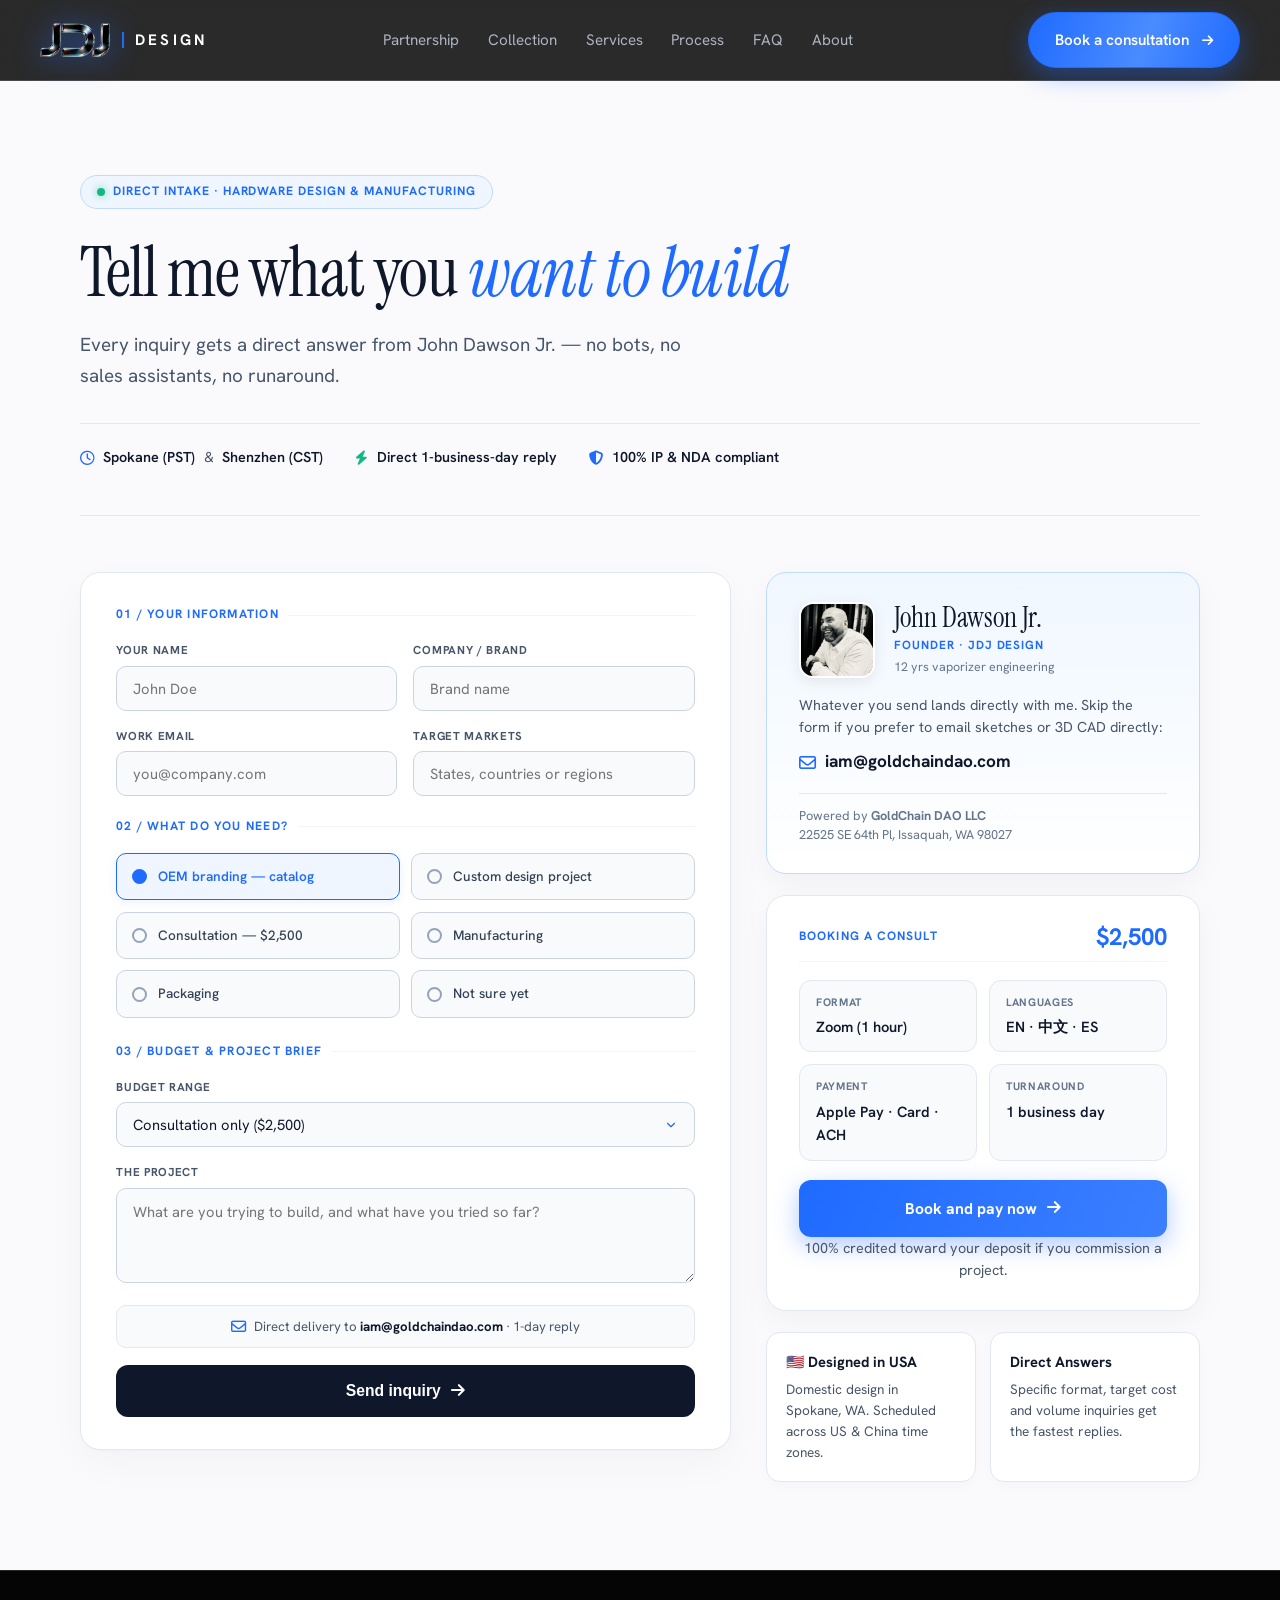
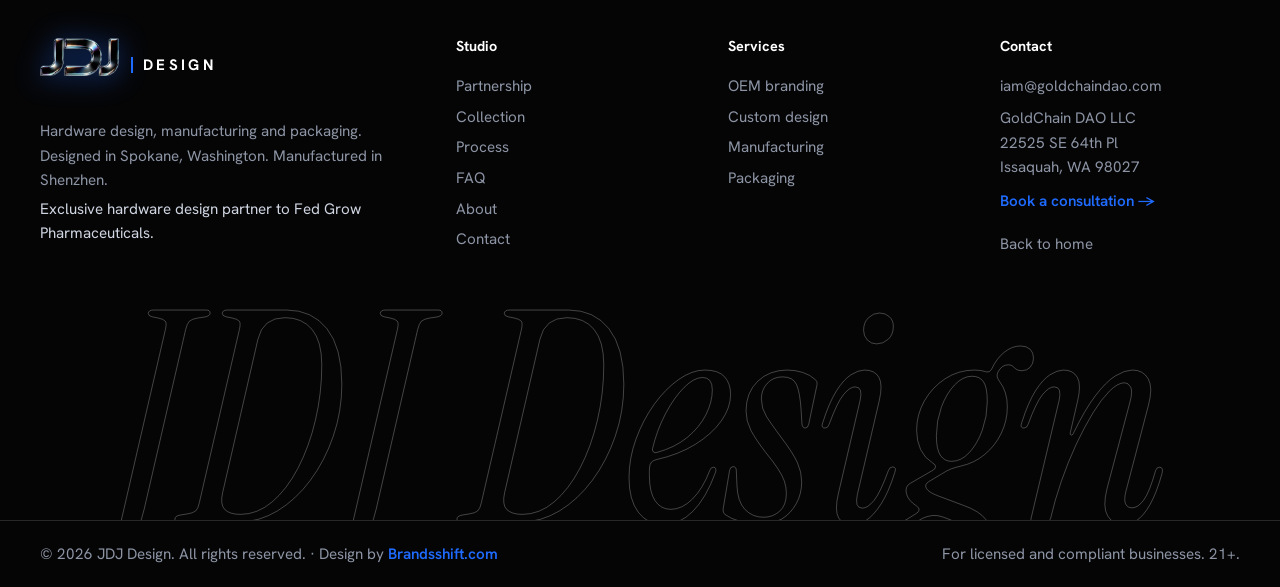
<file: contact/index.html>
<!DOCTYPE html>
<html lang="en">
<head>
<meta charset="utf-8">
<meta name="viewport" content="width=device-width, initial-scale=1, viewport-fit=cover">
<title>Contact &amp; Consultations — JDJ Design Co.</title>
<meta name="description" content="Tell John Dawson Jr. what you want to build. Exclusive vape hardware engineering, Shenzhen manufacturing and packaging. Powered by GoldChain DAO LLC.">
<link rel="canonical" href="https://jdjdesignco.com/contact">
<meta property="og:title" content="Contact &amp; Consultations — JDJ Design Co.">
<meta property="og:description" content="Tell me what you want to build. Every inquiry gets a direct answer from John Dawson Jr.">
<meta property="og:type" content="website">
<meta property="og:url" content="https://jdjdesignco.com/contact">
<meta property="og:image" content="/images/og-image.jpg">
<meta name="theme-color" content="#FFFFFF">

<!-- Favicon -->
<link rel="icon" type="image/svg+xml" href="/favicon.svg">
<link rel="alternate icon" type="image/png" href="/images/favicon.png">
<link rel="apple-touch-icon" href="/images/favicon.png">

<!-- Fonts & Styles -->
<link rel="preconnect" href="https://fonts.googleapis.com">
<link rel="preconnect" href="https://fonts.gstatic.com" crossorigin>
<link rel="stylesheet" href="https://fonts.googleapis.com/css2?family=Hanken+Grotesk:wght@400;500;600;700&family=Instrument+Serif:ital@0;1&display=swap">
<link rel="stylesheet" href="/css/style.css">
<link rel="stylesheet" href="https://cdnjs.cloudflare.com/ajax/libs/font-awesome/6.5.1/css/all.min.css">
</head>
<body class="white-page">

<header class="nav">
  <div class="w">
    <a class="logo-wrap" href="/" aria-label="JDJ Design Home">
      <img class="wordmark__logo" src="/images/jdj-mark.webp" alt="JDJ Design" width="480" height="231">
      <span class="wordmark__name">DESIGN</span>
    </a>
    <nav>
      <a href="/#partner">Partnership</a>
      <a href="/#collection">Collection</a>
      <a href="/#services">Services</a>
      <a href="/#process">Process</a>
      <a href="/#faq">FAQ</a>
      <a href="/#about">About</a>
    </nav>
    <a class="btn" href="#inquiry">Book a consultation</a>
    <button class="bg" id="bg" type="button" aria-label="Open menu" aria-expanded="false">
      <i></i><i></i>
    </button>
  </div>
</header>

<div class="mn" id="mn" hidden>
  <a href="/#partner">Partnership</a>
  <a href="/#collection">Collection</a>
  <a href="/#services">Services</a>
  <a href="/#process">Process</a>
  <a href="/#faq">FAQ</a>
  <a href="/#about">About</a>
  <a class="btn" href="#inquiry">Book a consultation</a>
</div>

<main>

  <section class="w w-head">
    <div class="w-head__badge">
      <span class="pulse-dot"></span> DIRECT INTAKE · HARDWARE DESIGN &amp; MANUFACTURING
    </div>
    <h1>Tell me what you <em>want to build</em></h1>
    <p class="w-head__sub">Every inquiry gets a direct answer from John Dawson Jr. — no bots, no sales assistants, no runaround.</p>
    
    <div class="tz-bar">
      <div class="tz-item">
        <i class="fa-regular fa-clock" style="color:var(--b)"></i>
        <span>Spokane (PST)</span> &amp; <span>Shenzhen (CST)</span>
      </div>
      <div class="tz-item">
        <i class="fa-solid fa-bolt" style="color:#10B981"></i>
        <span>Direct 1-business-day reply</span>
      </div>
      <div class="tz-item">
        <i class="fa-solid fa-shield-halved" style="color:var(--b)"></i>
        <span>100% IP &amp; NDA compliant</span>
      </div>
    </div>
  </section>

  <section class="w w-contact-wrap" id="inquiry">

    <!-- Compact Left Form Card -->
    <div class="w-form-card">
      <form name="inquiry" method="POST" action="https://formsubmit.co/iam@goldchaindao.com">
        <input type="hidden" name="_next" value="https://jdjdesignco.com/thanks">
        <input type="hidden" name="_captcha" value="false">
        <input type="hidden" name="_template" value="table">
        <input type="hidden" name="_subject" value="New JDJ Inquiry — delivered to iam@goldchaindao.com">
        <input type="hidden" name="_replyto" value="iam@goldchaindao.com">

        <!-- 01: Client Details -->
        <div class="form-step-title">01 / Your Information</div>
        <div class="w-grid-2">
          <div class="w-field">
            <label for="name">Your Name</label>
            <input id="name" name="name" type="text" placeholder="John Doe" autocomplete="name" required>
          </div>
          <div class="w-field">
            <label for="company">Company / Brand</label>
            <input id="company" name="company" type="text" placeholder="Brand name" autocomplete="organization">
          </div>
          <div class="w-field">
            <label for="email">Work Email</label>
            <input id="email" name="email" type="email" placeholder="you@company.com" autocomplete="email" required>
          </div>
          <div class="w-field">
            <label for="market">Target Markets</label>
            <input id="market" name="markets" type="text" placeholder="States, countries or regions">
          </div>
        </div>

        <!-- 02: Hardware Requirement -->
        <div class="form-step-title">02 / What Do You Need?</div>
        <div class="w-choices">
          <label class="w-choice" for="need-oem">
            <input id="need-oem" type="radio" name="need" value="OEM branding (catalog hardware)" checked>
            <span>OEM branding — catalog</span>
          </label>
          <label class="w-choice" for="need-design">
            <input id="need-design" type="radio" name="need" value="Custom design project">
            <span>Custom design project</span>
          </label>
          <label class="w-choice" for="need-consult">
            <input id="need-consult" type="radio" name="need" value="Consultation">
            <span>Consultation — $2,500</span>
          </label>
          <label class="w-choice" for="need-mfg">
            <input id="need-mfg" type="radio" name="need" value="Manufacturing">
            <span>Manufacturing</span>
          </label>
          <label class="w-choice" for="need-pack">
            <input id="need-pack" type="radio" name="need" value="Packaging">
            <span>Packaging</span>
          </label>
          <label class="w-choice" for="need-unsure">
            <input id="need-unsure" type="radio" name="need" value="Not sure yet">
            <span>Not sure yet</span>
          </label>
        </div>

        <!-- 03: Budget & Brief -->
        <div class="form-step-title">03 / Budget &amp; Project Brief</div>
        <div class="w-field" style="margin-bottom:1rem">
          <label for="budget">Budget Range</label>
          <select id="budget" name="budget">
            <option>Consultation only ($2,500)</option>
            <option>OEM branding — $700 plus hardware at MOQ</option>
            <option>$10,000 – $20,000</option>
            <option>$20,000 – $35,000</option>
            <option>$35,000 – $50,000</option>
            <option>Design plus full turnkey manufacturing program</option>
          </select>
        </div>

        <div class="w-field" style="margin-bottom:1.4rem">
          <label for="brief">The Project</label>
          <textarea id="brief" name="project" rows="3" placeholder="What are you trying to build, and what have you tried so far?" required></textarea>
        </div>

        <div class="w-form-notice">
          <i class="fa-regular fa-envelope"></i>
          <span>Direct delivery to <strong>iam@goldchaindao.com</strong> · 1-day reply</span>
        </div>

        <button class="w-btn-send" type="submit">
          <span>Send inquiry</span>
          <i class="fa-solid fa-arrow-right"></i>
        </button>
      </form>
    </div>

    <!-- Compact Right Aside (Balanced with Form) -->
    <div class="w-aside">
      <!-- Founder & Direct Communication Combined -->
      <div class="w-card w-card--accent">
        <div class="w-founder-row">
          <img class="w-founder-avatar" src="/images/john-dawson.webp" alt="John Dawson Jr." width="152" height="152">
          <div class="w-founder-info">
            <p class="name">John Dawson Jr.</p>
            <p class="role">Founder · JDJ Design</p>
            <p style="font-size:0.78rem;color:#64748B">12 yrs vaporizer engineering</p>
          </div>
        </div>
        <p>Whatever you send lands directly with me. Skip the form if you prefer to email sketches or 3D CAD directly:</p>
        <a class="direct-email" href="mailto:iam@goldchaindao.com">
          <i class="fa-regular fa-envelope" style="color:var(--b)"></i>
          <span>iam@goldchaindao.com</span>
        </a>
        <div style="margin-top:0.75rem;padding-top:0.75rem;border-top:1px solid #E2E8F0;font-size:0.8rem;color:#64748B;line-height:1.5">
          Powered by <strong>GoldChain DAO LLC</strong><br>
          22525 SE 64th Pl, Issaquah, WA 98027
        </div>
      </div>

      <!-- Priority Consultation Booking Card -->
      <div class="w-card">
        <div class="w-card-header">
          <div class="w-card-badge-wrap">
            <span class="w-card-badge">BOOKING A CONSULT</span>
          </div>
          <div class="w-card-price">$2,500</div>
        </div>
        <div class="w-specs-grid">
          <div class="w-spec-box"><span class="k">Format</span><span class="v">Zoom (1 hour)</span></div>
          <div class="w-spec-box"><span class="k">Languages</span><span class="v">EN · 中文 · ES</span></div>
          <div class="w-spec-box"><span class="k">Payment</span><span class="v">Apple Pay · Card · ACH</span></div>
          <div class="w-spec-box"><span class="k">Turnaround</span><span class="v">1 business day</span></div>
        </div>
        <a class="w-btn-stripe" href="https://buy.stripe.com/4gM7sE7hmghmdd7aZl14400" target="_blank" rel="noopener">
          <span>Book and pay now</span>
          <i class="fa-solid fa-arrow-right"></i>
        </a>
        <p class="w-credit-note">100% credited toward your deposit if you commission a project.</p>
      </div>

      <!-- Compact 2-Col Info Callouts -->
      <div class="w-callouts">
        <div class="w-callout-item">
          <strong>🇺🇸 Designed in USA</strong>
          Domestic design in Spokane, WA. Scheduled across US &amp; China time zones.
        </div>
        <div class="w-callout-item">
          <strong>Direct Answers</strong>
          Specific format, target cost and volume inquiries get the fastest replies.
        </div>
      </div>
    </div>

  </section>

</main>

<footer class="ft">
  <div class="w">
    <div class="fg">
      <div>
        <a class="logo-wrap" href="/" style="margin-bottom:1.2rem;display:inline-flex" aria-label="JDJ Design Home">
          <img class="wordmark__logo" src="/images/jdj-mark.webp" alt="JDJ Design" width="480" height="231">
          <span class="wordmark__name">DESIGN</span>
        </a>
        <p>Hardware design, manufacturing and packaging. Designed in Spokane, Washington. Manufactured in Shenzhen.</p>
        <p style="color:#cfd5e1">Exclusive hardware design partner to Fed Grow Pharmaceuticals.</p>
      </div>
      <div>
        <h4>Studio</h4>
        <a href="/#partner">Partnership</a>
        <a href="/#collection">Collection</a>
        <a href="/#process">Process</a>
        <a href="/#faq">FAQ</a>
        <a href="/#about">About</a>
        <a href="/contact">Contact</a>
      </div>
      <div>
        <h4>Services</h4>
        <a href="/#services">OEM branding</a>
        <a href="/#services">Custom design</a>
        <a href="/#services">Manufacturing</a>
        <a href="/#services">Packaging</a>
      </div>
      <div>
        <h4>Contact</h4>
        <a href="mailto:iam@goldchaindao.com">iam@goldchaindao.com</a>
        <p>GoldChain DAO LLC<br>22525 SE 64th Pl<br>Issaquah, WA 98027</p>
        <a href="#inquiry" style="color:var(--b);font-weight:600;margin-top:0.4rem">Book a consultation →</a>
        <a href="/" style="margin-top:0.8rem">Back to home</a>
      </div>
    </div>
    <div class="fw" aria-hidden="true">JDJ Design</div>
  </div>
  <div class="fl">
    <div class="w" style="display:flex;justify-content:space-between;gap:1rem;flex-wrap:wrap;align-items:center">
      <span>© 2026 JDJ Design. All rights reserved. · Design by <a href="https://brandsshift.com/" target="_blank" rel="noopener noreferrer" style="color:var(--b);font-weight:600;text-decoration:none">Brandsshift.com</a></span>
      <span>For licensed and compliant businesses. 21+.</span>
    </div>
  </div>
</footer>

<script>
  // Mobile navigation toggle
  var bg = document.getElementById('bg');
  var mn = document.getElementById('mn');
  if (bg && mn) {
    bg.addEventListener('click', function () {
      var expanded = bg.getAttribute('aria-expanded') === 'true';
      bg.setAttribute('aria-expanded', !expanded);
      mn.hidden = expanded;
    });
    mn.querySelectorAll('a').forEach(function (link) {
      link.addEventListener('click', function () {
        bg.setAttribute('aria-expanded', 'false');
        mn.hidden = true;
      });
    });
  }

  // Seamless in-place Form Handling (No external redirects)
  var form = document.querySelector('form[name="inquiry"]');
  if (form) {
    form.addEventListener('submit', function (e) {
      e.preventDefault();
      var btn = form.querySelector('.w-btn-send');
      if (btn) {
        btn.disabled = true;
        btn.style.opacity = '0.7';
        btn.innerHTML = '<span>Sending inquiry...</span> <i class="fa-solid fa-spinner fa-spin"></i>';
      }

      var formData = new FormData(form);
      var payload = {};
      formData.forEach(function (value, key) {
        payload[key] = value;
      });

      fetch('https://formsubmit.co/ajax/iam@goldchaindao.com', {
        method: 'POST',
        headers: {
          'Content-Type': 'application/json',
          'Accept': 'application/json'
        },
        body: JSON.stringify(payload)
      })
      .then(function (res) {
        if (!res.ok) throw new Error('Submission failed');
        return res.json();
      })
      .then(function () {
        var card = document.querySelector('.w-form-card');
        if (card) {
          card.innerHTML = [
            '<div style="text-align:center;padding:2.2rem 1rem">',
            '  <div style="width:68px;height:68px;border-radius:50%;background:#EFF6FF;border:2px solid #BFDBFE;display:grid;place-items:center;margin:0 auto 1.4rem;color:var(--b);font-size:2rem;box-shadow:0 8px 24px rgba(31,107,255,.2)">',
            '    <i class="fa-solid fa-check"></i>',
            '  </div>',
            '  <p style="font-size:0.78rem;font-weight:700;letter-spacing:0.1em;color:var(--b);text-transform:uppercase;margin:0 0 0.5rem">Inquiry Received</p>',
            '  <h2 style="font-family:var(--s);font-size:2.3rem;color:#0F172A;margin:0 0 0.8rem;line-height:1.15">Your message is with John.</h2>',
            '  <p style="color:#475569;font-size:0.98rem;line-height:1.65;max-width:28rem;margin:0 auto 1.6rem">',
            '    Delivered directly to <strong>iam@goldchaindao.com</strong>. John Dawson Jr. will review your hardware brief and reply within 1 business day.',
            '  </p>',
            '  <div style="padding:1rem;background:#F8FAFC;border-radius:12px;border:1px solid #E2E8F0;font-size:0.85rem;color:#64748B;max-width:28rem;margin:0 auto 1.8rem;line-height:1.5">',
            '    Need immediate answers? You can also email sketches or 3D CAD files directly to <a href="mailto:iam@goldchaindao.com" style="color:var(--b);font-weight:600">iam@goldchaindao.com</a>',
            '  </div>',
            '  <button type="button" onclick="window.location.reload()" class="w-btn-send" style="display:inline-flex;width:auto;padding:0.75rem 1.6rem;margin:0 auto">',
            '    <span>Send another inquiry</span>',
            '    <i class="fa-solid fa-arrow-rotate-right"></i>',
            '  </button>',
            '</div>'
          ].join('');
        }
      })
      .catch(function () {
        // Fallback: regular submit to form action
        form.submit();
      });
    });
  }
</script>

</body>
</html>
</file>
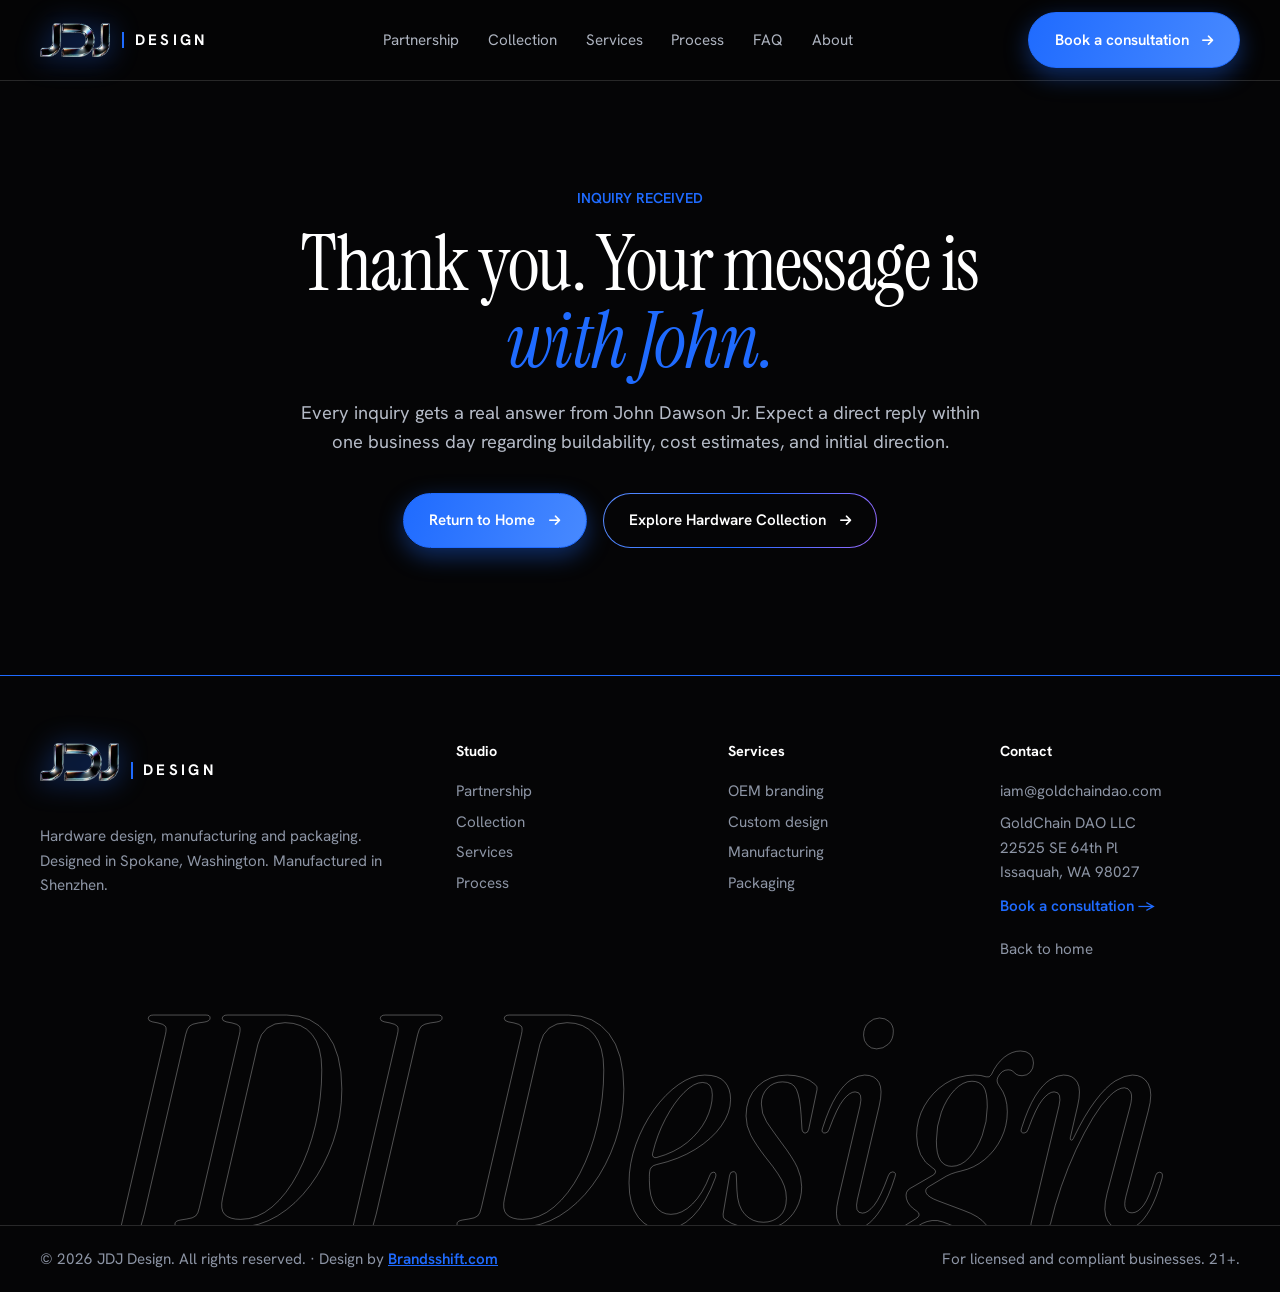
<file: thanks/index.html>
<!DOCTYPE html>
<html lang="en">
<head>
<meta charset="utf-8">
<meta name="viewport" content="width=device-width, initial-scale=1, viewport-fit=cover">
<title>Inquiry Received — JDJ Design Co.</title>
<meta name="robots" content="noindex, follow">
<meta name="theme-color" content="#050506">

<!-- Favicon -->
<link rel="icon" type="image/svg+xml" href="/favicon.svg">
<link rel="alternate icon" type="image/png" href="/images/favicon.png">
<link rel="apple-touch-icon" href="/images/favicon.png">

<!-- Fonts & Styles -->
<link rel="preconnect" href="https://fonts.googleapis.com">
<link rel="preconnect" href="https://fonts.gstatic.com" crossorigin>
<link rel="stylesheet" href="https://fonts.googleapis.com/css2?family=Hanken+Grotesk:wght@400;500;600;700&family=Instrument+Serif:ital@0;1&display=swap">
<link rel="stylesheet" href="/css/style.css">
<link rel="stylesheet" href="https://cdnjs.cloudflare.com/ajax/libs/font-awesome/6.5.1/css/all.min.css">
</head>
<body>

<header class="nav">
  <div class="w">
    <a class="logo-wrap" href="/" aria-label="JDJ Design Home">
      <img class="wordmark__logo" src="/images/jdj-mark.webp" alt="JDJ Design" width="480" height="231">
      <span class="wordmark__name">DESIGN</span>
    </a>
    <nav>
      <a href="/#partner">Partnership</a>
      <a href="/#collection">Collection</a>
      <a href="/#services">Services</a>
      <a href="/#process">Process</a>
      <a href="/#faq">FAQ</a>
      <a href="/#about">About</a>
    </nav>
    <a class="btn" href="/contact">Book a consultation</a>
  </div>
</header>

<main style="min-height:75vh;display:flex;align-items:center;padding:120px 0 60px">
  <div class="w" style="max-width:680px;text-align:center">
    <p class="eb">INQUIRY RECEIVED</p>
    <h1 style="font-size:clamp(2.8rem,6vw,4.8rem);margin-bottom:1.2rem">Thank you. Your message is <em>with John.</em></h1>
    <p style="color:#b5bbc7;font-size:1.15rem;margin-bottom:2.2rem;line-height:1.6">Every inquiry gets a real answer from John Dawson Jr. Expect a direct reply within one business day regarding buildability, cost estimates, and initial direction.</p>
    <div style="display:flex;gap:1rem;justify-content:center;flex-wrap:wrap">
      <a class="btn" href="/">Return to Home</a>
      <a class="btn o" href="/#collection">Explore Hardware Collection</a>
    </div>
  </div>
</main>

<footer class="ft">
  <div class="w">
    <div class="fg">
      <div>
        <a class="logo-wrap" href="/" style="margin-bottom:1.2rem;display:inline-flex">
          <img class="wordmark__logo" src="/images/jdj-mark.webp" alt="JDJ Design" width="480" height="231">
          <span class="wordmark__name">DESIGN</span>
        </a>
        <p>Hardware design, manufacturing and packaging. Designed in Spokane, Washington. Manufactured in Shenzhen.</p>
      </div>
      <div>
        <h4>Studio</h4>
        <a href="/#partner">Partnership</a>
        <a href="/#collection">Collection</a>
        <a href="/#services">Services</a>
        <a href="/#process">Process</a>
      </div>
      <div>
        <h4>Services</h4>
        <a href="/#services">OEM branding</a>
        <a href="/#services">Custom design</a>
        <a href="/#services">Manufacturing</a>
        <a href="/#services">Packaging</a>
      </div>
      <div>
        <h4>Contact</h4>
        <a href="mailto:iam@goldchaindao.com">iam@goldchaindao.com</a>
        <p>GoldChain DAO LLC<br>22525 SE 64th Pl<br>Issaquah, WA 98027</p>
        <a href="/contact#inquiry" style="color:var(--b);font-weight:600;margin-top:0.4rem">Book a consultation →</a>
        <a href="/" style="margin-top:0.8rem">Back to home</a>
      </div>
    </div>
    <div class="fw" aria-hidden="true">JDJ Design</div>
  </div>
  <div class="fl">
    <div class="w" style="display:flex;justify-content:space-between;gap:1rem;flex-wrap:wrap;align-items:center">
      <span>© 2026 JDJ Design. All rights reserved. · Design by <a href="https://brandsshift.com/" target="_blank" rel="noopener noreferrer" style="color:var(--b);font-weight:600">Brandsshift.com</a></span>
      <span>For licensed and compliant businesses. 21+.</span>
    </div>
  </div>
</footer>

</body>
</html>
</file>
<file: css/style.css>
* {
    box-sizing: border-box
}

html {
    scroll-behavior: smooth
}

:root {
    --k: #050506;
    --b: #1F6BFF;
    --b2: #0B4FD6;
    --l: rgba(255, 255, 255, .14);
    --d: rgba(0, 0, 0, .13);
    --s: 'Instrument Serif', Georgia, serif;
    --a: 'Hanken Grotesk', system-ui, sans-serif;
    padding-bottom: env(safe-area-inset-bottom, 0px)
}

body {
    margin: 0;
    font: 400 1.0625rem/1.6 var(--a);
    background: var(--k);
    color: #fff
}

img {
    display: block;
    max-width: 100%
}

a {
    color: inherit
}

section {
    scroll-margin-top: 80px
}

.w {
    width: min(1200px, 100% - 2.5rem);
    margin-inline: auto
}

.lt {
    background: #fff;
    color: #0a0a0c
}

.pad {
    padding: clamp(4rem, 9vw, 8rem) 0
}

h1,
h2,
h3 {
    font-family: var(--s);
    font-weight: 400;
    margin: 0;
    line-height: 1;
    letter-spacing: -.02em
}

h2 {
    font-size: clamp(2.3rem, 5.5vw, 4.8rem)
}

em {
    font-style: italic;
    color: var(--b)
}

.eb {
    font-size: .9rem;
    color: var(--b);
    font-weight: 600;
    margin: 0 0 1rem
}

.btn {
    display: inline-flex;
    align-items: center;
    gap: .6rem;
    padding: .9rem 1.6rem;
    border-radius: 99px;
    background: var(--b);
    color: #fff;
    font-weight: 600;
    font-size: .95rem;
    text-decoration: none;
    border: 1px solid var(--b);
    transition: transform .3s, box-shadow .3s, background .3s
}

.btn:hover {
    background: var(--b2);
    transform: translateY(-2px);
    box-shadow: 0 12px 32px rgba(31, 107, 255, .5)
}

.btn.o {
    background: transparent;
    border-color: currentColor;
    color: inherit
}

.btn.o:hover {
    background: rgba(31, 107, 255, .14)
}

a:focus-visible,
button:focus-visible,
summary:focus-visible {
    outline: 2px solid var(--b);
    outline-offset: 3px
}

.nav {
    position: fixed;
    inset: 0 0 auto;
    z-index: 20;
    padding-top: calc(8px + env(safe-area-inset-top, 0px));
    padding-bottom: 8px;
    background: rgba(5, 5, 6, .75);
    backdrop-filter: blur(14px);
    -webkit-backdrop-filter: blur(14px);
    border-bottom: 1px solid var(--l);
    box-sizing: border-box
}

.nav .w {
    display: flex;
    align-items: center;
    justify-content: space-between;
    height: 64px
}

.nav img {
    height: 34px;
    width: auto
}

.nav nav {
    display: flex;
    gap: 1.8rem;
    font-size: .95rem
}

.nav nav a {
    text-decoration: none;
    color: #aeb4c0
}

.nav nav a:hover {
    color: #fff
}

.hero {
    position: relative;
    min-height: 100svh;
    display: flex;
    align-items: center;
    padding: 104px 0 40px;
    overflow: hidden;
    background: radial-gradient(50% 60% at 78% 50%, rgba(31, 107, 255, .28), transparent 70%), var(--k)
}

.hv {
    position: absolute;
    inset: 0;
    width: 100%;
    height: 100%;
    object-fit: cover;
    opacity: .22
}

.hero::after {
    content: "";
    position: absolute;
    inset: 0;
    background: linear-gradient(90deg, var(--k) 25%, transparent 80%)
}

.hg {
    position: relative;
    z-index: 1;
    display: grid;
    grid-template-columns: 1fr 1fr;
    gap: 2rem;
    align-items: center
}

.hero h1 {
    font-size: clamp(2.8rem, 6vw, 5.6rem);
    animation: up 1.2s cubic-bezier(.16, 1, .3, 1) both
}

.hero p {
    max-width: 30rem;
    color: #b5bbc7;
    margin: 1.4rem 0 2rem;
    animation: up 1.2s .15s cubic-bezier(.16, 1, .3, 1) both
}

.acts {
    display: flex;
    gap: .8rem;
    flex-wrap: wrap;
    animation: up 1.2s .3s cubic-bezier(.16, 1, .3, 1) both
}

@keyframes up {
    from {
        opacity: 0;
        transform: translateY(40px)
    }

    to {
        opacity: 1;
        transform: none
    }
}

.stage {
    position: relative;
    height: clamp(360px, 64vh, 640px)
}

.stage svg {
    position: absolute;
    left: 50%;
    top: 50%;
    width: min(100%, 560px);
    translate: -50% -50%;
    animation: spin 60s linear infinite;
    fill: none;
    stroke: rgba(31, 107, 255, .55)
}

@keyframes spin {
    to {
        rotate: 360deg
    }
}

.laser {
    position: absolute;
    left: 8%;
    right: 8%;
    height: 2px;
    background: linear-gradient(90deg, transparent, var(--b), transparent);
    box-shadow: 0 0 24px var(--b);
    animation: scan 4.5s ease-in-out infinite
}

@keyframes scan {

    0%,
    100% {
        top: 12%
    }

    50% {
        top: 88%
    }
}

.d {
    position: absolute;
    bottom: var(--y);
    left: var(--x);
    height: var(--h);
    translate: calc(var(--px, 0)*var(--z)*-1px) calc(var(--py, 0)*var(--z)*-1px);
    animation: up 1.5s var(--t) cubic-bezier(.16, 1, .3, 1) both
}

.d img {
    height: 100%;
    width: auto;
    animation: fl 6s var(--t) ease-in-out infinite;
    filter: drop-shadow(0 24px 34px rgba(0, 0, 0, .7)) drop-shadow(0 0 30px rgba(31, 107, 255, .3))
}

@keyframes fl {
    50% {
        transform: translateY(-16px) rotate(1.5deg)
    }
}

.tag {
    position: absolute;
    font-size: .75rem;
    border: 1px solid var(--l);
    background: rgba(5, 5, 6, .6);
    backdrop-filter: blur(8px);
    padding: .35rem .7rem;
    border-radius: 99px;
    color: #cfd5e1;
    animation: up 1.4s 1.2s both
}

.tag i {
    color: var(--b);
    font-style: normal
}

.tick {
    background: var(--b);
    color: #fff;
    overflow: hidden;
    white-space: nowrap;
    padding: .9rem 0;
    font-weight: 600
}

.tick div {
    display: inline-block;
    animation: mq 30s linear infinite
}

.tick span {
    margin: 0 1.6rem
}

@keyframes mq {
    to {
        transform: translateX(-50%)
    }
}

.pg {
    display: grid;
    grid-template-columns: 1.2fr .8fr;
    gap: clamp(2rem, 5vw, 5rem);
    align-items: center
}

.lock {
    display: flex;
    align-items: center;
    gap: 1.2rem;
    flex-wrap: wrap;
    margin: 1.5rem 0
}

.lock div {
    border: 1px solid var(--d);
    border-radius: 14px;
    padding: .8rem 1.2rem;
    background: #050506;
    display: flex;
    align-items: center;
    min-height: 64px
}

.lock img {
    height: 38px;
    width: auto
}

.lock .f {
    background: #fff;
    color: #0a0a0c;
    font-weight: 700;
    letter-spacing: .04em;
    font-size: .9rem
}

.lock b {
    color: var(--b);
    font-size: 1.6rem
}

.wire {
    height: 2px;
    background: linear-gradient(90deg, var(--b), transparent);
    transform: scaleX(0);
    transform-origin: left;
    transition: transform 1.6s cubic-bezier(.16, 1, .3, 1);
    margin-bottom: 1.6rem
}

.wire.in {
    transform: none
}

.claim {
    font-size: clamp(1.8rem, 3.6vw, 3.2rem);
    line-height: 1.12
}

.pf {
    position: relative;
    border-radius: 22px;
    overflow: hidden;
    aspect-ratio: 4/5;
    box-shadow: 0 30px 80px rgba(31, 107, 255, .25)
}

.pf img {
    width: 100%;
    height: 100%;
    object-fit: cover;
    transform: scale(1.15)
}

.pf::after {
    content: "";
    position: absolute;
    left: 0;
    right: 0;
    height: 3px;
    background: var(--b);
    box-shadow: 0 0 22px var(--b);
    animation: scan 5s ease-in-out infinite
}

.rail {
    height: 420vh;
    position: relative
}

.rs {
    position: sticky;
    top: 0;
    height: 100vh;
    overflow: hidden;
    display: flex;
    flex-direction: column;
    justify-content: center;
    padding-top: 80px
}

.rh {
    display: flex;
    justify-content: space-between;
    align-items: end
}

.rh b {
    color: var(--b)
}

.rt {
    display: flex;
    gap: clamp(2rem, 6vw, 6rem);
    padding: 2rem max(1.25rem, calc((100vw - 1200px)/2));
    width: max-content;
    will-change: transform
}

.u {
    position: relative;
    flex: 0 0 auto;
    width: clamp(150px, 22vw, 260px);
    text-align: center
}

.u .n {
    position: absolute;
    left: 50%;
    top: 46%;
    translate: -50% -50%;
    font: italic 400 clamp(8rem, 22vw, 18rem)/1 var(--s);
    color: transparent;
    -webkit-text-stroke: 1px rgba(31, 107, 255, .4)
}

.u img {
    position: relative;
    height: clamp(230px, 46vh, 440px);
    width: auto;
    margin: 0 auto;
    filter: drop-shadow(0 30px 40px rgba(0, 0, 0, .7))
}

.u b {
    display: block;
    font: 400 1.6rem var(--s);
    margin-top: 1rem
}

.u span {
    color: #8d95a5;
    font-size: .9rem
}

.bar {
    height: 2px;
    background: var(--l);
    width: min(1200px, 100% - 2.5rem);
    margin: 0 auto
}

.bar i {
    display: block;
    height: 100%;
    background: var(--b);
    transform: scaleX(0);
    transform-origin: left
}

.sg {
    display: grid;
    grid-template-columns: 1fr 1fr;
    gap: 1.5rem;
    margin-top: 3rem
}

.sc {
    border: 1px solid var(--d);
    border-radius: 22px;
    overflow: hidden;
    background: #fff;
    transition: transform .5s, box-shadow .5s
}

.sc:hover {
    transform: translateY(-6px);
    box-shadow: 0 24px 60px rgba(31, 107, 255, .2)
}

.sv {
    height: 240px;
    background: var(--k);
    display: flex;
    align-items: center;
    justify-content: center;
    gap: .4rem;
    overflow: hidden
}

.sv img {
    height: 90%;
    width: auto
}

.sv.c img {
    width: 100%;
    height: 100%;
    object-fit: cover
}

.sv svg {
    width: 55%;
    fill: none;
    stroke: var(--b);
    stroke-width: 2
}

.sl {
    list-style: none;
    padding: 0;
    margin: 3rem 0 0;
    position: relative
}

.sl::after {
    content: "";
    position: absolute;
    left: 0;
    top: 0;
    bottom: 0;
    width: 2px;
    background: rgba(255, 255, 255, .1);
    border-radius: 2px
}

.sl::before {
    content: "";
    position: absolute;
    left: 0;
    top: 0;
    width: 2px;
    height: calc(var(--p, 0)*100%);
    background: linear-gradient(180deg, #5B94FF, var(--b));
    box-shadow: 0 0 16px var(--b);
    z-index: 2;
    border-radius: 2px;
    transition: height .15s ease-out
}

.sl li {
    display: grid;
    grid-template-columns: 4.5rem 1fr auto;
    gap: 1.2rem;
    padding: 1.6rem 0 1.6rem 1.8rem;
    border-top: 1px solid var(--l);
    opacity: .35;
    transition: opacity .5s ease, transform .5s ease;
    align-items: baseline
}

.sl li.on {
    opacity: 1;
    transform: translateX(6px)
}

.sl li .no {
    font: 400 1.9rem var(--s);
    color: #64748b;
    transition: color .4s, text-shadow .4s
}

.sl li.on .no {
    color: var(--b);
    text-shadow: 0 0 18px rgba(31, 107, 255, .6)
}

.sl h3 {
    font-size: 1.9rem;
    transition: color .4s
}

.sl li.on h3 {
    color: #fff
}

.sl p {
    margin: .2rem 0 0;
    color: #aab1be
}

.sl em {
    font-style: normal;
    color: #8d95a5;
    font-size: .9rem
}

.fq details {
    border-top: 1px solid var(--d)
}

.fq details:last-child {
    border-bottom: 1px solid var(--d)
}

.fq summary {
    list-style: none;
    cursor: pointer;
    display: flex;
    justify-content: space-between;
    gap: 1rem;
    padding: 1.4rem 0;
    font: 400 clamp(1.4rem, 2.6vw, 2rem) var(--s)
}

.fq summary::-webkit-details-marker {
    display: none
}

.fq summary::after {
    content: "+";
    color: var(--b);
    font: 300 2rem/1 var(--a);
    transition: transform .4s
}

.fq details[open] summary::after {
    transform: rotate(45deg)
}

.fq p {
    margin: 0 0 1.4rem;
    max-width: 42rem;
    color: #555d6b;
    animation: up .5s both
}

.cw {
    display: grid;
    grid-template-columns: .8fr 1.2fr;
    gap: clamp(2rem, 5vw, 5rem);
    align-items: start
}

.ec {
    position: relative;
    height: clamp(400px, 44vw, 470px);
    border-radius: 22px;
    overflow: hidden
}

.cw-sticky {
    position: sticky;
    top: 110px;
    align-self: start
}

@media(max-width:860px) {
    .cw-sticky {
        position: static
    }
}

.b1 {
    position: absolute;
    left: 5%;
    right: 5%;
    top: 0;
    height: 70px;
    border-radius: 20px 20px 0 0;
    background: #cfdcff
}

.cr {
    position: absolute;
    inset: 36px 0 0;
    background: #fff;
    color: #0a0a0c;
    border-radius: 22px;
    display: grid;
    grid-template-columns: .85fr 1.15fr;
    overflow: hidden
}

.cr>img {
    width: 100%;
    height: 100%;
    object-fit: cover
}

.ct {
    padding: clamp(1.2rem, 3vw, 2.2rem);
    display: flex;
    flex-direction: column;
    justify-content: center;
    gap: 1rem
}

.ct h3 {
    font-size: 2.2rem
}

.ct p {
    margin: 0;
    color: #555d6b
}

.ct a:not(.btn) {
    color: var(--b);
    font-weight: 600
}

.b2 {
    position: absolute;
    inset: 36px 0 0;
    border-radius: 22px;
    background: linear-gradient(135deg, #2f7bff, #0B4FD6);
    display: flex;
    flex-direction: column;
    align-items: center;
    gap: 1.4rem;
    padding: 1.4rem 2rem;
    text-align: center;
    cursor: pointer;
    transition: transform 1.1s cubic-bezier(.16, 1, .3, 1);
    box-shadow: 0 -10px 40px rgba(0, 0, 0, .3)
}

.b2 h3 {
    font-size: 2.6rem
}

.b2 p {
    margin: 0;
    max-width: 30rem;
    font-size: .95rem;
    color: #e3ebff
}

.ec.open .b2 {
    transform: translateY(80%)
}

.ft {
    border-top: 1px solid var(--b);
    padding: 4rem 0 0;
    color: #8d95a5;
    font-size: .95rem;
    overflow: hidden
}

.fg {
    display: grid;
    grid-template-columns: 1.6fr 1fr 1fr 1fr;
    gap: 2rem
}

.fg img {
    height: 38px;
    width: auto;
    margin-bottom: 1rem
}

.fg h4 {
    margin: 0 0 .8rem;
    color: #fff;
    font-size: .9rem
}

.fg a {
    display: block;
    text-decoration: none;
    padding: .2rem 0
}

.fg a:hover {
    color: #fff
}

.fg p {
    margin: .3rem 0;
    max-width: 24rem
}

.fw {
    font: italic 400 clamp(5rem, 23vw, 21rem)/.78 var(--s);
    white-space: nowrap;
    margin: 3rem 0 -.06em;
    text-align: center;
    color: transparent;
    -webkit-text-stroke: 1px rgba(255, 255, 255, .3)
}

.fl {
    border-top: 1px solid var(--l);
    padding: 1.3rem 0;
    display: flex;
    justify-content: space-between;
    gap: 1rem;
    flex-wrap: wrap;
    background: var(--k);
    position: relative
}

.r {
    opacity: 0;
    transform: translateY(44px);
    transition: opacity 1s cubic-bezier(.16, 1, .3, 1), transform 1s cubic-bezier(.16, 1, .3, 1)
}

.r.in {
    opacity: 1;
    transform: none
}

@media(max-width:860px) {
    .nav nav {
        display: none
    }

    .hg,
    .pg,
    .cw,
    .sg {
        grid-template-columns: 1fr
    }

    .hero::after {
        background: linear-gradient(var(--k) 20%, transparent)
    }

    .stage {
        height: 56svh
    }

    .sl li {
        grid-template-columns: 2.4rem 1fr
    }

    .sl em {
        grid-column: 2
    }

    .fg {
        grid-template-columns: 1fr 1fr
    }

    .fg>div:first-child {
        grid-column: 1/-1
    }

    .cr {
        grid-template-columns: 1fr;
        grid-template-rows: 140px 1fr
    }

    .pf {
        aspect-ratio: 4/3
    }
}

@media(prefers-reduced-motion:reduce) {
    * {
        animation: none !important;
        transition: none !important
    }

    .r {
        opacity: 1;
        transform: none
    }

    .rail {
        height: auto
    }

    .rs {
        position: static;
        height: auto
    }

    .rt {
        overflow-x: auto;
        width: auto;
        transform: none !important
    }

    .sl li {
        opacity: 1
    }
}

.ptc {
    text-align: center;
    max-width: 980px
}

.ptc .lock {
    justify-content: center
}

.lock .fg2 {
    background: #fff;
    border: 0;
    padding: 0;
    min-height: 0;
    box-shadow: 0 12px 40px rgba(31, 107, 255, .2);
    border-radius: 14px;
    padding: .6rem 1rem
}

.lock .fg2 img {
    height: clamp(120px, 16vw, 170px);
    width: auto
}

.lock .j {
    padding: 1rem 1.6rem
}

.lock .j img {
    height: 44px
}

.ptc .wire {
    width: min(520px, 80%);
    margin: 0 auto 1.8rem;
    transform-origin: center;
    background: linear-gradient(90deg, transparent, var(--b), transparent)
}

.ptc .claim {
    text-align: center
}

.disc {
    font-size: .85rem;
    color: #6b7280;
    max-width: 36rem;
    margin: 1.8rem auto 0
}

.stk {
    margin-top: 3rem;
    padding-bottom: 6vh
}

.sc {
    position: sticky;
    top: calc(84px + var(--i)*22px);
    display: grid;
    grid-template-columns: 1fr 1fr;
    min-height: min(60vh, 500px);
    margin-bottom: 6vh;
    border-radius: 26px;
    overflow: hidden;
    background: #07080b;
    color: #fff;
    border: 1px solid rgba(255, 255, 255, .12);
    box-shadow: 0 30px 80px rgba(0, 0, 0, .25);
    transform-origin: 50% 0;
    will-change: transform;
    transition: none
}

.sc:hover {
    transform: none;
    box-shadow: 0 30px 80px rgba(31, 107, 255, .3)
}

.sbx {
    padding: clamp(1.6rem, 3.5vw, 3rem);
    display: flex;
    flex-direction: column;
    justify-content: center;
    gap: .8rem
}

.sn {
    font: italic 400 clamp(4rem, 8vw, 7rem)/1 var(--s);
    color: transparent;
    -webkit-text-stroke: 1px rgba(91, 148, 255, .8)
}

.sbx h3 {
    font-size: clamp(2rem, 3.6vw, 3rem);
    margin: 0
}

.sbx p {
    margin: 0;
    color: #aab1be;
    max-width: 28rem
}

.sbx .ch {
    color: #6aa0ff
}

.sbx .lk {
    display: inline-flex;
    align-items: center;
    gap: .7rem;
    align-self: flex-start;
    padding: .85rem 1.6rem;
    border-radius: 99px;
    background: linear-gradient(110deg, #1F6BFF, #3f84ff 55%, #1F6BFF);
    background-size: 200% 100%;
    color: #fff !important;
    font-weight: 600;
    font-size: .95rem;
    text-decoration: none;
    border: 1px solid rgba(255, 255, 255, .2);
    box-shadow: 0 8px 24px rgba(31, 107, 255, .4);
    transition: transform .3s cubic-bezier(.16, 1, .3, 1), box-shadow .3s, background .3s;
    cursor: pointer
}

.sbx .lk:hover {
    background: linear-gradient(110deg, #0B4FD6, #1F6BFF);
    transform: translateY(-2px);
    box-shadow: 0 14px 34px rgba(31, 107, 255, .7);
    color: #fff
}

.sbx .lk i,
.sbx .lk .fa-arrow-right {
    transition: transform .3s cubic-bezier(.16, 1, .3, 1);
    font-size: .85em
}

.sbx .lk:hover i,
.sbx .lk:hover .fa-arrow-right {
    transform: translateX(5px)
}

.sva {
    position: relative;
    overflow: hidden;
    background: radial-gradient(60% 60% at 50% 100%, rgba(31, 107, 255, .35), #0b0f1a)
}

.sva>img {
    width: 100%;
    height: 100%;
    object-fit: cover;
    animation: kb 14s ease-in-out infinite alternate
}

@keyframes kb {
    to {
        transform: scale(1.14)
    }
}

.fan {
    position: absolute;
    inset: 0
}

.fan img {
    position: absolute;
    bottom: 8%;
    left: 50%;
    height: 76%;
    width: auto;
    transform-origin: 50% 100%;
    animation: fo 5s ease-in-out infinite;
    animation-delay: calc(var(--k)*.15s);
    filter: drop-shadow(0 20px 30px #000)
}

@keyframes fo {

    0%,
    100% {
        transform: translateX(-50%)
    }

    50% {
        transform: translateX(calc(-50% + var(--k)*52px)) rotate(calc(var(--k)*10deg))
    }
}

.chp {
    position: absolute;
    left: 1rem;
    right: 1rem;
    bottom: 1rem;
    display: flex;
    gap: .5rem;
    justify-content: center
}

.chp span {
    padding: .4rem 1rem;
    border-radius: 99px;
    border: 1px solid var(--l);
    background: rgba(5, 5, 6, .65);
    font-size: .8rem;
    font-weight: 600;
    animation: chp 3s infinite;
    animation-delay: calc(var(--k)*1s)
}

@keyframes chp {

    0%,
    30% {
        background: var(--b);
        border-color: var(--b)
    }

    40%,
    100% {
        background: rgba(5, 5, 6, .65)
    }
}

.dlv {
    display: grid;
    place-items: center
}

.dlv svg {
    width: 70%;
    fill: none;
    stroke: #5b94ff;
    stroke-width: 2
}

.dlv .c {
    stroke-dasharray: 1000;
    stroke-dashoffset: 1000;
    animation: dr 4s ease-in-out infinite alternate
}

.dlv .f {
    stroke-dasharray: 6 8;
    stroke: #fff;
    opacity: .5;
    animation: fd 4s ease-in-out infinite alternate
}

@keyframes dr {
    to {
        stroke-dashoffset: 0
    }
}

@keyframes fd {
    from {
        opacity: 0
    }

    to {
        opacity: .6
    }
}

.about .ab {
    display: grid;
    grid-template-columns: .9fr 1.1fr;
    gap: clamp(2rem, 6vw, 6rem);
    align-items: center
}

.af {
    margin: 0;
    border-radius: 22px;
    overflow: hidden;
    position: relative;
    box-shadow: 0 30px 80px rgba(31, 107, 255, .25)
}

.af img {
    width: 100%;
    aspect-ratio: 4/5;
    object-fit: cover;
    animation: kb 16s ease-in-out infinite alternate
}

.af figcaption {
    position: absolute;
    left: 0;
    right: 0;
    bottom: 0;
    padding: 2rem 1.2rem 1rem;
    background: linear-gradient(transparent, rgba(5, 5, 6, .9));
    font-size: .9rem
}

.about p {
    color: #b5bbc7
}

.ns {
    display: grid;
    grid-template-columns: 1fr 1fr;
    gap: 1rem;
    margin-top: 2rem
}

.ns div {
    border-top: 1px solid var(--l);
    padding-top: 1rem
}

.ns b {
    display: block;
    font: 400 clamp(2.4rem, 4.5vw, 3.6rem)/1 var(--s);
    color: #fff
}

.ns span {
    color: #8d95a5;
    font-size: .9rem
}

.cs {
    height: 340vh;
    position: relative
}

.csk {
    position: sticky;
    top: 0;
    height: 100vh;
    display: flex;
    flex-direction: column;
    align-items: center;
    justify-content: center;
    padding-top: 80px;
    overflow: hidden
}

.cth {
    text-align: center;
    margin-bottom: 2rem;
    padding: 0 1rem
}

.cth p {
    color: #555d6b;
    margin: .8rem 0 0
}

.env {
    position: relative;
    width: min(780px, 92vw);
    aspect-ratio: 1.5
}

.e1,
.e2,
.e3 {
    position: absolute;
    border-radius: 16px;
    will-change: transform
}

.e1 {
    inset: 0;
    background: #0B4FD6;
    z-index: 1
}

.e2 {
    inset: 2.5%;
    background: #e9f0ff;
    border: 1px solid #cfdcf7;
    z-index: 2;
    display: flex;
    gap: 1.4rem;
    padding: clamp(1rem, 2.6vw, 2rem);
    overflow: hidden;
    color: #0a0a0c
}

.ei {
    flex: 0 0 52%;
    border-radius: 10px;
    overflow: hidden
}

.ei img {
    width: 100%;
    height: 100%;
    object-fit: cover
}

.et {
    flex: 1;
    display: flex;
    flex-direction: column;
    justify-content: flex-end;
    gap: 1.4rem
}

.et h3 {
    font-size: clamp(1.6rem, 3vw, 2.3rem)
}

.et p {
    margin: .6rem 0 0;
    font-size: .95rem;
    color: #3d4452
}

.et a:not(.btn) {
    color: var(--b);
    font-weight: 600
}

.et .btn {
    align-self: flex-start
}

.e3 {
    left: 0;
    right: 0;
    bottom: 0;
    top: 24%;
    background: #1F6BFF;
    box-shadow: 0 -8px 28px rgba(11, 79, 214, .4);
    color: #fff;
    text-align: center;
    padding: clamp(1.4rem, 4vw, 3rem) 12%;
    z-index: 3
}

.e3 h3 {
    font-size: clamp(2.2rem, 4.4vw, 3.6rem);
    margin-bottom: clamp(2rem, 8vw, 6rem)
}

.e3 p {
    margin: 0;
    color: #e3ebff;
    font-size: .95rem
}

@media(max-width:860px) {
    .sc {
        grid-template-columns: 1fr;
        min-height: 0;
        top: calc(76px + var(--i)*14px)
    }

    .sva {
        order: -1;
        height: 210px
    }

    .about .ab {
        grid-template-columns: 1fr
    }

    .env {
        aspect-ratio: .82
    }

    .e2 {
        flex-direction: column;
        padding: 1rem;
        gap: .5rem
    }

    .ei {
        flex: 0 0 32%
    }

    .et {
        gap: .4rem;
        justify-content: space-between
    }

    .et h3 {
        font-size: 1.3rem;
        margin: 0
    }

    .et p {
        font-size: .82rem;
        line-height: 1.35;
        margin: .2rem 0
    }

    .et .btn {
        padding: .55rem 1.15rem;
        font-size: .85rem;
        align-self: flex-start
    }

    .e3 {
        top: 30%
    }

    .e3 h3 {
        margin-bottom: 1.4rem
    }
}

@media(prefers-reduced-motion:reduce) {
    .cs {
        height: auto
    }

    .csk {
        position: static;
        height: auto;
        padding: 5rem 0
    }

    .e2 {
        z-index: 5
    }

    .sc {
        position: static
    }
}

.btn {
    position: relative;
    overflow: hidden;
    isolation: isolate;
    background: linear-gradient(110deg, #1F6BFF, #4a8bff 55%, #1F6BFF);
    background-size: 200% 100%;
    box-shadow: 0 8px 24px rgba(31, 107, 255, .4)
}

.btn::before {
    content: "";
    position: absolute;
    inset: 0;
    z-index: -1;
    background: linear-gradient(110deg, transparent 30%, rgba(255, 255, 255, .4) 50%, transparent 70%);
    transform: translateX(-120%);
    transition: transform .8s
}

.btn:hover::before {
    transform: translateX(120%)
}

.btn::after {
    content: "\f061";
    font-family: "Font Awesome 6 Free";
    font-weight: 900;
    font-size: .85em;
    display: inline-block;
    margin-left: .25rem;
    transition: transform .3s cubic-bezier(.16, 1, .3, 1)
}

.btn:hover::after {
    transform: translateX(5px)
}

.btn:active {
    transform: scale(.97)
}

.btn.o {
    border: 1px solid transparent;
    background: linear-gradient(#050506, #050506) padding-box, linear-gradient(110deg, #5B8CFF, #1F6BFF, #9A6BFF) border-box;
    box-shadow: none;
    color: #fff
}

.btn.o:hover {
    background: linear-gradient(110deg, #1F6BFF, #9A6BFF) padding-box, linear-gradient(110deg, #5B8CFF, #9A6BFF) border-box
}

.bg {
    display: none;
    width: 44px;
    height: 44px;
    border-radius: 50%;
    border: 1px solid var(--l);
    background: transparent;
    position: relative;
    cursor: pointer
}

.bg i {
    position: absolute;
    left: 12px;
    right: 12px;
    height: 2px;
    background: #fff;
    transition: transform .4s, top .4s
}

.bg i:nth-child(1) {
    top: 17px
}

.bg i:nth-child(2) {
    top: 24px
}

.bg[aria-expanded=true] i:nth-child(1) {
    top: 20px;
    transform: rotate(45deg)
}

.bg[aria-expanded=true] i:nth-child(2) {
    top: 20px;
    transform: rotate(-45deg)
}

.mn {
    position: fixed;
    inset: 0;
    z-index: 15;
    background: rgba(5, 5, 6, .97);
    backdrop-filter: blur(20px);
    padding: 96px 1.5rem 2rem;
    display: flex;
    flex-direction: column;
    overflow: auto
}

.mn[hidden] {
    display: none
}

.mn a:not(.btn) {
    font: 400 2.3rem/1.2 var(--s);
    text-decoration: none;
    padding: .5rem 0;
    border-bottom: 1px solid var(--l);
    animation: up .6s both
}

.mn a:nth-child(2) {
    animation-delay: .04s
}

.mn a:nth-child(3) {
    animation-delay: .08s
}

.mn a:nth-child(4) {
    animation-delay: .12s
}

.mn a:nth-child(5) {
    animation-delay: .16s
}

.mn a:nth-child(6) {
    animation-delay: .2s
}

.mn a:nth-child(7) {
    animation-delay: .24s
}

.mn .btn {
    margin-top: 1.6rem;
    align-self: flex-start;
    animation: up .6s .3s both
}

.scta {
    position: fixed;
    left: 50%;
    bottom: calc(1rem + env(safe-area-inset-bottom, 0px));
    translate: -50% 160%;
    z-index: 14;
    transition: translate .5s cubic-bezier(.16, 1, .3, 1);
    box-shadow: 0 14px 40px rgba(31, 107, 255, .6)
}

.scta.show {
    translate: -50% 0
}

.tt {
    position: fixed;
    right: 1rem;
    bottom: calc(1rem + env(safe-area-inset-bottom, 0px));
    width: 52px;
    height: 52px;
    border-radius: 50%;
    background: rgba(5, 5, 6, .85);
    backdrop-filter: blur(10px);
    border: 1px solid var(--l);
    color: #fff;
    display: grid;
    place-items: center;
    z-index: 14;
    cursor: pointer;
    opacity: 0;
    pointer-events: none;
    transition: opacity .3s
}

.tt.show {
    opacity: 1;
    pointer-events: auto
}

.tt svg {
    position: absolute;
    inset: -1px;
    rotate: -90deg
}

.tt circle {
    fill: none;
    stroke: var(--b);
    stroke-width: 2;
    stroke-dasharray: 151;
    stroke-dashoffset: calc(151 - 151*var(--sp, 0))
}

@media(min-width:861px) {
    .scta {
        display: none
    }
}

.scta {
    white-space: nowrap;
    padding: .8rem 1.4rem
}

@media(max-width:860px) {
    .bg {
        display: inline-block
    }

    .nav .w>.btn {
        display: none
    }

    .fw {
        font-size: 19vw
    }

    .hero {
        padding-top: 96px
    }

    .hero h1 {
        font-size: clamp(2.6rem, 11.5vw, 3.6rem)
    }

    .u img {
        height: 42vh
    }

    .sbx {
        padding: 1.4rem
    }

    .ptc .lock {
        gap: .8rem
    }

    .ptc .lock .j img {
        height: 34px
    }

    .ct,
    .et {
        gap: 1rem
    }
}

@media(max-width:600px) {
    .stage {
        height: 58svh
    }

    .stage .d:nth-child(3),
    .stage .d:nth-child(4) {
        display: none
    }

    .stage .d:nth-child(5) {
        left: 3% !important
    }

    .stage .d:nth-child(6) {
        left: 66% !important
    }

    .stage .d:nth-child(7) {
        left: 31% !important
    }

    .stage .tag:nth-of-type(2),
    .stage .tag:nth-of-type(3) {
        display: none
    }

    .tick {
        font-size: .9rem
    }

    .acts .btn {
        flex: 1 1 100%;
        justify-content: center
    }
}

.ns b {
    font-size: clamp(1.8rem, 3.4vw, 2.6rem) !important
}

/* --- Prominent Logo & Wordmark --- */
.logo-wrap {
    display: inline-flex;
    align-items: center;
    gap: .75rem;
    text-decoration: none;
    transition: transform .3s cubic-bezier(.16, 1, .3, 1)
}

.logo-wrap:hover {
    transform: translateY(-1px)
}

.wordmark__logo {
    height: 44px;
    width: auto;
    filter: drop-shadow(0 2px 14px rgba(31, 107, 255, .45));
    transition: filter .3s ease, transform .3s ease
}

.logo-wrap:hover .wordmark__logo {
    filter: drop-shadow(0 4px 22px rgba(31, 107, 255, .75));
    transform: scale(1.04)
}

.wordmark__name {
    font-family: var(--a);
    font-weight: 700;
    font-size: .95rem;
    letter-spacing: .22em;
    color: #fff;
    padding-left: .65rem;
    border-left: 2px solid var(--b);
    display: inline-block;
    line-height: 1.1
}

@media(max-width:600px) {
    .wordmark__logo {
        height: 36px
    }

    .wordmark__name {
        font-size: .8rem
    }
}

/* ==============================================================
   CONTACT PAGE STYLES (Light Content with Black Header & Footer)
   ============================================================== */
body.white-page {
    background: #FAFAFC;
    color: #0F172A;
    overflow-x: hidden;
}

body.white-page a {
    color: inherit
}

/* Header & Footer on white-page strictly black matching index.html */
body.white-page .nav {
    background: rgba(5, 5, 6, .85);
    backdrop-filter: blur(14px);
    -webkit-backdrop-filter: blur(14px);
    border-bottom: 1px solid rgba(255, 255, 255, .14)
}

body.white-page .nav nav a {
    color: #aeb4c0
}

body.white-page .nav nav a:hover {
    color: #fff
}

body.white-page .nav .wordmark__name {
    color: #fff
}

body.white-page .nav .bg i {
    background: #fff
}

body.white-page .nav .btn,
body.white-page .mn .btn,
body.white-page .btn {
    color: #FFFFFF !important;
    background: linear-gradient(110deg, #1F6BFF, #4a8bff 55%, #1F6BFF) !important;
    border: 1px solid var(--b) !important;
}

body.white-page .nav .btn::after,
body.white-page .mn .btn::after,
body.white-page .btn::after {
    color: #FFFFFF !important;
}

body.white-page .nav .btn:hover,
body.white-page .mn .btn:hover,
body.white-page .btn:hover {
    color: #FFFFFF !important;
    background: linear-gradient(110deg, #0B4FD6, #1F6BFF) !important;
    box-shadow: 0 12px 32px rgba(31, 107, 255, .5) !important;
}

body.white-page .mn {
    background: rgba(5, 5, 6, .96);
    border-bottom: 1px solid rgba(255, 255, 255, .14)
}

body.white-page .mn a {
    color: #aeb4c0
}

body.white-page .mn a:hover {
    color: #fff
}

body.white-page .ft {
    background: #050506;
    border-top: 1px solid rgba(255, 255, 255, .14);
    color: #8d95a5
}

body.white-page .ft h4 {
    color: #fff
}

body.white-page .ft a {
    color: #8d95a5
}

body.white-page .ft a:hover {
    color: #fff
}

body.white-page .ft p {
    color: #8d95a5
}

body.white-page .ft .wordmark__name {
    color: #fff
}

body.white-page .ft .fw {
    color: transparent;
    -webkit-text-stroke: 1px rgba(255, 255, 255, .25)
}

body.white-page .fl {
    background: #050506;
    border-top: 1px solid rgba(255, 255, 255, .14);
    color: #8d95a5
}

body.white-page .fl a {
    color: var(--b)
}

/* Contact Hero Banner (Generous Breathing Room & Space) */
.w-head {
    padding: 175px 0 46px;
    border-bottom: 1px solid #E2E8F0;
    max-width: 1120px;
    margin: 0 auto
}

.w-head__badge {
    display: inline-flex;
    align-items: center;
    gap: .5rem;
    background: #EFF6FF;
    color: var(--b);
    border: 1px solid #BFDBFE;
    padding: .4rem 1rem;
    border-radius: 99px;
    font-size: .76rem;
    font-weight: 700;
    letter-spacing: .08em;
    margin-bottom: 1.4rem;
    text-transform: uppercase
}

.w-head h1 {
    font-family: var(--s);
    font-size: clamp(2.6rem, 5.5vw, 4.5rem);
    font-weight: 400;
    margin: 0 0 1rem;
    line-height: 1.15;
    color: #0F172A;
    letter-spacing: -.02em
}

.w-head h1 em {
    font-style: italic;
    color: var(--b)
}

.w-head__sub {
    color: #475569;
    font-size: 1.18rem;
    max-width: 40rem;
    line-height: 1.65;
    margin: 0 0 2rem
}

.tz-bar {
    display: flex;
    gap: 2rem;
    flex-wrap: wrap;
    padding-top: 1.4rem;
    border-top: 1px solid #E2E8F0;
    font-size: .9rem;
    color: #475569
}

.tz-item {
    display: inline-flex;
    align-items: center;
    gap: .55rem
}

.tz-item span {
    color: #0F172A;
    font-weight: 600
}

.pulse-dot {
    width: 8px;
    height: 8px;
    border-radius: 50%;
    background: #10B981;
    box-shadow: 0 0 8px rgba(16, 185, 129, .6);
    animation: pulse 2s infinite
}

@keyframes pulse {

    0%,
    100% {
        opacity: 1;
        transform: scale(1)
    }

    50% {
        opacity: .5;
        transform: scale(.8)
    }
}

/* Contact Section (Spacious 2-Col Layout) */
.w-contact-wrap {
    display: grid;
    grid-template-columns: 1.2fr .8fr;
    gap: 2.2rem;
    padding: 3.5rem 0 5.5rem;
    align-items: start;
    max-width: 1120px;
    margin: 0 auto
}

/* White Form Card */
.w-form-card {
    background: #FFFFFF;
    border: 1px solid #E2E8F0;
    border-radius: 20px;
    padding: 2rem 2.2rem;
    box-shadow: 0 14px 40px rgba(0, 0, 0, .03), 0 1px 3px rgba(0, 0, 0, .02)
}

.form-step-title {
    font-size: .76rem;
    font-weight: 700;
    letter-spacing: .1em;
    color: var(--b);
    text-transform: uppercase;
    margin: 0 0 1rem;
    display: flex;
    align-items: center;
    gap: .6rem
}

.form-step-title::after {
    content: "";
    flex: 1;
    height: 1px;
    background: #F1F5F9
}

.w-grid-2 {
    display: grid;
    grid-template-columns: 1fr 1fr;
    gap: 1rem;
    margin-bottom: 1.3rem
}

.w-field {
    display: flex;
    flex-direction: column;
    gap: .4rem
}

.w-field label {
    font-size: .72rem;
    font-weight: 700;
    letter-spacing: .06em;
    color: #475569;
    text-transform: uppercase
}

.w-field input[type=text],
.w-field input[type=email],
.w-field select,
.w-field textarea {
    background: #F8FAFC;
    border: 1px solid #CBD5E1;
    border-radius: 10px;
    padding: .75rem 1rem;
    color: #0F172A;
    font-family: var(--a);
    font-size: .92rem;
    transition: border-color .2s, box-shadow .2s, background .2s
}

.w-field input:focus,
.w-field select:focus,
.w-field textarea:focus {
    outline: none;
    background: #FFFFFF;
    border-color: var(--b);
    box-shadow: 0 0 0 3px rgba(31, 107, 255, .14)
}

.w-field select {
    cursor: pointer;
    appearance: none;
    background-image: url("data:image/svg+xml,%3Csvg xmlns='http://www.w3.org/2000/svg' width='14' height='14' viewBox='0 0 24 24' fill='none' stroke='%231F6BFF' stroke-width='2' stroke-linecap='round' stroke-linejoin='round'%3E%3Cpolyline points='6 9 12 15 18 9'%3E%3C/polyline%3E%3C/svg%3E");
    background-repeat: no-repeat;
    background-position: right 1rem center;
    background-size: 14px;
    padding-right: 2.2rem
}

.w-field select option {
    background: #fff;
    color: #0F172A
}

.w-field textarea {
    resize: vertical;
    min-height: 85px;
    line-height: 1.55
}

/* Choices */
.w-choices {
    display: grid;
    grid-template-columns: 1fr 1fr;
    gap: .7rem;
    margin-bottom: 1.5rem
}

.w-choice {
    display: flex;
    align-items: center;
    gap: .65rem;
    padding: .75rem .95rem;
    border-radius: 10px;
    background: #F8FAFC;
    border: 1px solid #CBD5E1;
    color: #334155;
    font-size: .85rem;
    font-weight: 500;
    cursor: pointer;
    transition: all .2s
}

.w-choice:hover {
    border-color: var(--b);
    background: #EFF6FF;
    color: #0F172A
}

.w-choice input[type=radio] {
    appearance: none;
    margin: 0;
    width: 15px;
    height: 15px;
    border-radius: 50%;
    border: 2px solid #94A3B8;
    display: grid;
    place-items: center;
    transition: border-color .2s
}

.w-choice input[type=radio]:checked {
    border-color: var(--b);
    background: var(--b)
}

.w-choice:has(input[type=radio]:checked) {
    border-color: var(--b);
    background: #EFF6FF;
    color: var(--b);
    font-weight: 600;
    box-shadow: 0 2px 10px rgba(31, 107, 255, .1)
}

/* Form Notice & Button */
.w-form-notice {
    display: flex;
    align-items: center;
    justify-content: center;
    gap: .55rem;
    font-size: .83rem;
    color: #475569;
    margin-bottom: 1.1rem;
    padding: .6rem 1rem;
    background: #F8FAFC;
    border-radius: 10px;
    border: 1px solid #E2E8F0
}

.w-form-notice i {
    color: var(--b);
    font-size: .95rem
}

.w-form-notice strong {
    color: #0F172A
}

.w-btn-send {
    display: flex;
    align-items: center;
    justify-content: center;
    gap: .65rem;
    width: 100%;
    padding: 1.05rem 1.6rem;
    border-radius: 12px;
    background: #0F172A;
    color: #FFFFFF;
    border: none;
    font-weight: 700;
    font-size: .98rem;
    cursor: pointer;
    transition: transform .25s cubic-bezier(.16, 1, .3, 1), box-shadow .25s, background .25s
}

.w-btn-send:hover {
    background: var(--b);
    transform: translateY(-1px);
    box-shadow: 0 8px 24px rgba(31, 107, 255, .35)
}

.w-btn-send i {
    transition: transform .25s cubic-bezier(.16, 1, .3, 1)
}

.w-btn-send:hover i {
    transform: translateX(5px)
}

/* Aside & Cards */
.w-aside {
    display: flex;
    flex-direction: column;
    gap: 1.3rem
}

.w-card {
    background: #FFFFFF;
    border: 1px solid #E2E8F0;
    border-radius: 20px;
    padding: 1.8rem 2rem;
    box-shadow: 0 10px 30px rgba(0, 0, 0, .04);
    box-sizing: border-box
}

.w-card--accent {
    border-color: #BFDBFE;
    background: linear-gradient(180deg, #F0F7FF 0%, #FFFFFF 100%)
}

.w-founder-row {
    display: flex;
    gap: 1.2rem;
    align-items: center;
    margin-bottom: 1rem
}

.w-founder-avatar {
    width: 76px;
    height: 76px;
    border-radius: 14px;
    object-fit: cover;
    flex-shrink: 0;
    border: 2px solid #FFFFFF;
    box-shadow: 0 4px 14px rgba(0, 0, 0, .08)
}

.w-founder-info .name {
    font-family: var(--s);
    font-size: 1.75rem;
    color: #0F172A;
    margin: 0;
    line-height: 1.1
}

.w-founder-info .role {
    font-size: .74rem;
    font-weight: 700;
    letter-spacing: .08em;
    color: var(--b);
    text-transform: uppercase;
    margin: .15rem 0 .25rem
}

.w-card-header {
    display: flex;
    justify-content: space-between;
    align-items: center;
    gap: 1rem;
    margin-bottom: 1.1rem;
    padding-bottom: .8rem;
    border-bottom: 1px solid #F1F5F9
}

.w-card-badge-wrap {
    display: flex;
    align-items: center
}

.w-card-badge {
    font-size: .76rem;
    font-weight: 700;
    letter-spacing: .09em;
    color: var(--b);
    text-transform: uppercase;
    padding: 0;
    margin: 0;
    display: inline-block
}

.w-card-price {
    font-size: 1.5rem;
    font-weight: 700;
    color: var(--b);
    font-family: var(--a);
    line-height: 1;
    margin: 0
}

.w-card p {
    color: #475569;
    font-size: .9rem;
    line-height: 1.55;
    margin: 0
}

.w-card a.direct-email {
    display: inline-flex;
    align-items: center;
    gap: .55rem;
    color: #0F172A;
    font-size: 1.08rem;
    font-weight: 700;
    text-decoration: none;
    margin: .6rem 0 .3rem;
    transition: color .2s
}

.w-card a.direct-email:hover {
    color: var(--b)
}

/* Specs Grid */
.w-specs-grid {
    display: grid;
    grid-template-columns: 1fr 1fr;
    gap: .75rem;
    margin-bottom: 1.2rem
}

.w-spec-box {
    background: #F8FAFC;
    border: 1px solid #E2E8F0;
    border-radius: 12px;
    padding: .8rem 1rem;
    transition: border-color .2s, background .2s
}

.w-spec-box:hover {
    border-color: #BFDBFE;
    background: #F0F7FF
}

.w-spec-box .k {
    font-size: .68rem;
    font-weight: 700;
    color: #64748B;
    text-transform: uppercase;
    letter-spacing: .06em;
    display: block;
    margin-bottom: .25rem
}

.w-spec-box .v {
    font-size: .92rem;
    color: #0F172A;
    font-weight: 600;
    display: block
}

.w-btn-stripe {
    display: flex;
    align-items: center;
    justify-content: center;
    gap: .6rem;
    width: 100%;
    padding: 1rem 1.4rem;
    border-radius: 12px;
    background: linear-gradient(110deg, #1F6BFF, #3b7fff);
    color: #fff !important;
    font-weight: 700;
    font-size: .98rem;
    text-decoration: none;
    box-shadow: 0 8px 24px rgba(31, 107, 255, .35);
    transition: transform .25s cubic-bezier(.16, 1, .3, 1), box-shadow .25s, background .25s
}

.w-btn-stripe:hover {
    background: linear-gradient(110deg, #0B4FD6, #1F6BFF);
    transform: translateY(-2px);
    box-shadow: 0 12px 30px rgba(31, 107, 255, .5)
}

.w-btn-stripe i {
    transition: transform .25s cubic-bezier(.16, 1, .3, 1)
}

.w-btn-stripe:hover i {
    transform: translateX(5px)
}

.w-credit-note {
    font-size: .8rem;
    color: #64748B;
    margin-top: .75rem;
    text-align: center;
    line-height: 1.4
}

/* Compact Callouts */
.w-callouts {
    display: grid;
    grid-template-columns: 1fr 1fr;
    gap: .9rem
}

.w-callout-item {
    background: #FFFFFF;
    border: 1px solid #E2E8F0;
    border-radius: 14px;
    padding: 1.1rem 1.2rem;
    font-size: .85rem;
    color: #475569;
    line-height: 1.55;
    box-shadow: 0 4px 14px rgba(0, 0, 0, .02);
    transition: border-color .2s
}

.w-callout-item:hover {
    border-color: #CBD5E1
}

.w-callout-item strong {
    color: #0F172A;
    font-size: .92rem;
    display: block;
    margin-bottom: .35rem
}

@media(max-width:960px) {
    .w-contact-wrap {
        grid-template-columns: 1fr;
        gap: 1.8rem;
        padding: 2.2rem 0 3.5rem;
    }
}

@media(max-width:600px) {

    .w {
        width: calc(100% - 1.8rem);
        margin-inline: auto;
    }

    /* Hero Banner Mobile Spacing & Typography */
    .w-head {
        padding: 96px 0 24px;
    }

    .w-head__badge {
        white-space: normal;
        text-align: left;
        font-size: .68rem;
        padding: .4rem .75rem;
        border-radius: 10px;
        line-height: 1.4;
        max-width: 100%;
        margin-bottom: 1rem;
        box-sizing: border-box;
    }

    .w-head h1 {
        font-size: clamp(2rem, 8vw, 2.6rem);
        line-height: 1.15;
        margin-bottom: .8rem;
        word-break: break-word;
    }

    .w-head__sub {
        font-size: .98rem;
        line-height: 1.55;
        margin-bottom: 1.4rem;
    }

    /* Timezone Bar: stack cleanly with no overflow */
    .tz-bar {
        flex-direction: column;
        gap: .65rem;
        padding-top: 1rem;
        font-size: .82rem;
    }

    .tz-item {
        gap: .5rem;
    }

    /* Form & Aside Cards */
    .w-form-card {
        padding: 1.4rem 1.1rem;
        border-radius: 16px;
        box-sizing: border-box;
    }

    .w-card {
        padding: 1.4rem 1.1rem;
        border-radius: 16px;
        box-sizing: border-box;
    }

    .w-grid-2 {
        grid-template-columns: 1fr;
        gap: .85rem;
    }

    .w-choices {
        grid-template-columns: 1fr;
        gap: .6rem;
    }

    .w-choice {
        padding: .7rem .85rem;
        font-size: .84rem;
        max-width: 100%;
        box-sizing: border-box;
    }

    .w-field input,
    .w-field select,
    .w-field textarea {
        width: 100%;
        max-width: 100%;
        box-sizing: border-box;
        font-size: .9rem;
        padding: .7rem .85rem;
    }

    .w-specs-grid {
        grid-template-columns: 1fr;
        gap: .55rem;
    }

    .w-spec-box {
        padding: .65rem .85rem;
    }

    .w-spec-box .v {
        word-break: break-word;
        font-size: .88rem;
    }

    .w-callouts {
        grid-template-columns: 1fr;
        gap: .75rem;
    }

    .w-callout-item {
        padding: .9rem 1rem;
    }

    .w-founder-row {
        gap: .9rem;
    }

    .w-founder-avatar {
        width: 60px;
        height: 60px;
    }

    .w-founder-info .name {
        font-size: 1.45rem;
    }

    /* Form Notice & Buttons */
    .w-form-notice {
        font-size: .78rem;
        padding: .55rem .75rem;
        text-align: center;
        flex-wrap: wrap;
    }

    .w-btn-send {
        padding: .95rem 1.2rem;
        font-size: .94rem;
    }

    .w-btn-stripe {
        padding: .9rem 1.2rem;
        font-size: .92rem;
    }

    /* Footer Mobile Responsiveness */
    .fg {
        grid-template-columns: 1fr !important;
        gap: 1.6rem !important;
    }

    .fw {
        font-size: 13vw !important;
        overflow: hidden !important;
        white-space: nowrap !important;
        margin: 1.8rem 0 -.06em !important;
    }

    .fl .w {
        flex-direction: column !important;
        align-items: flex-start !important;
        gap: .5rem !important;
        font-size: .8rem !important;
    }

}
</file>
